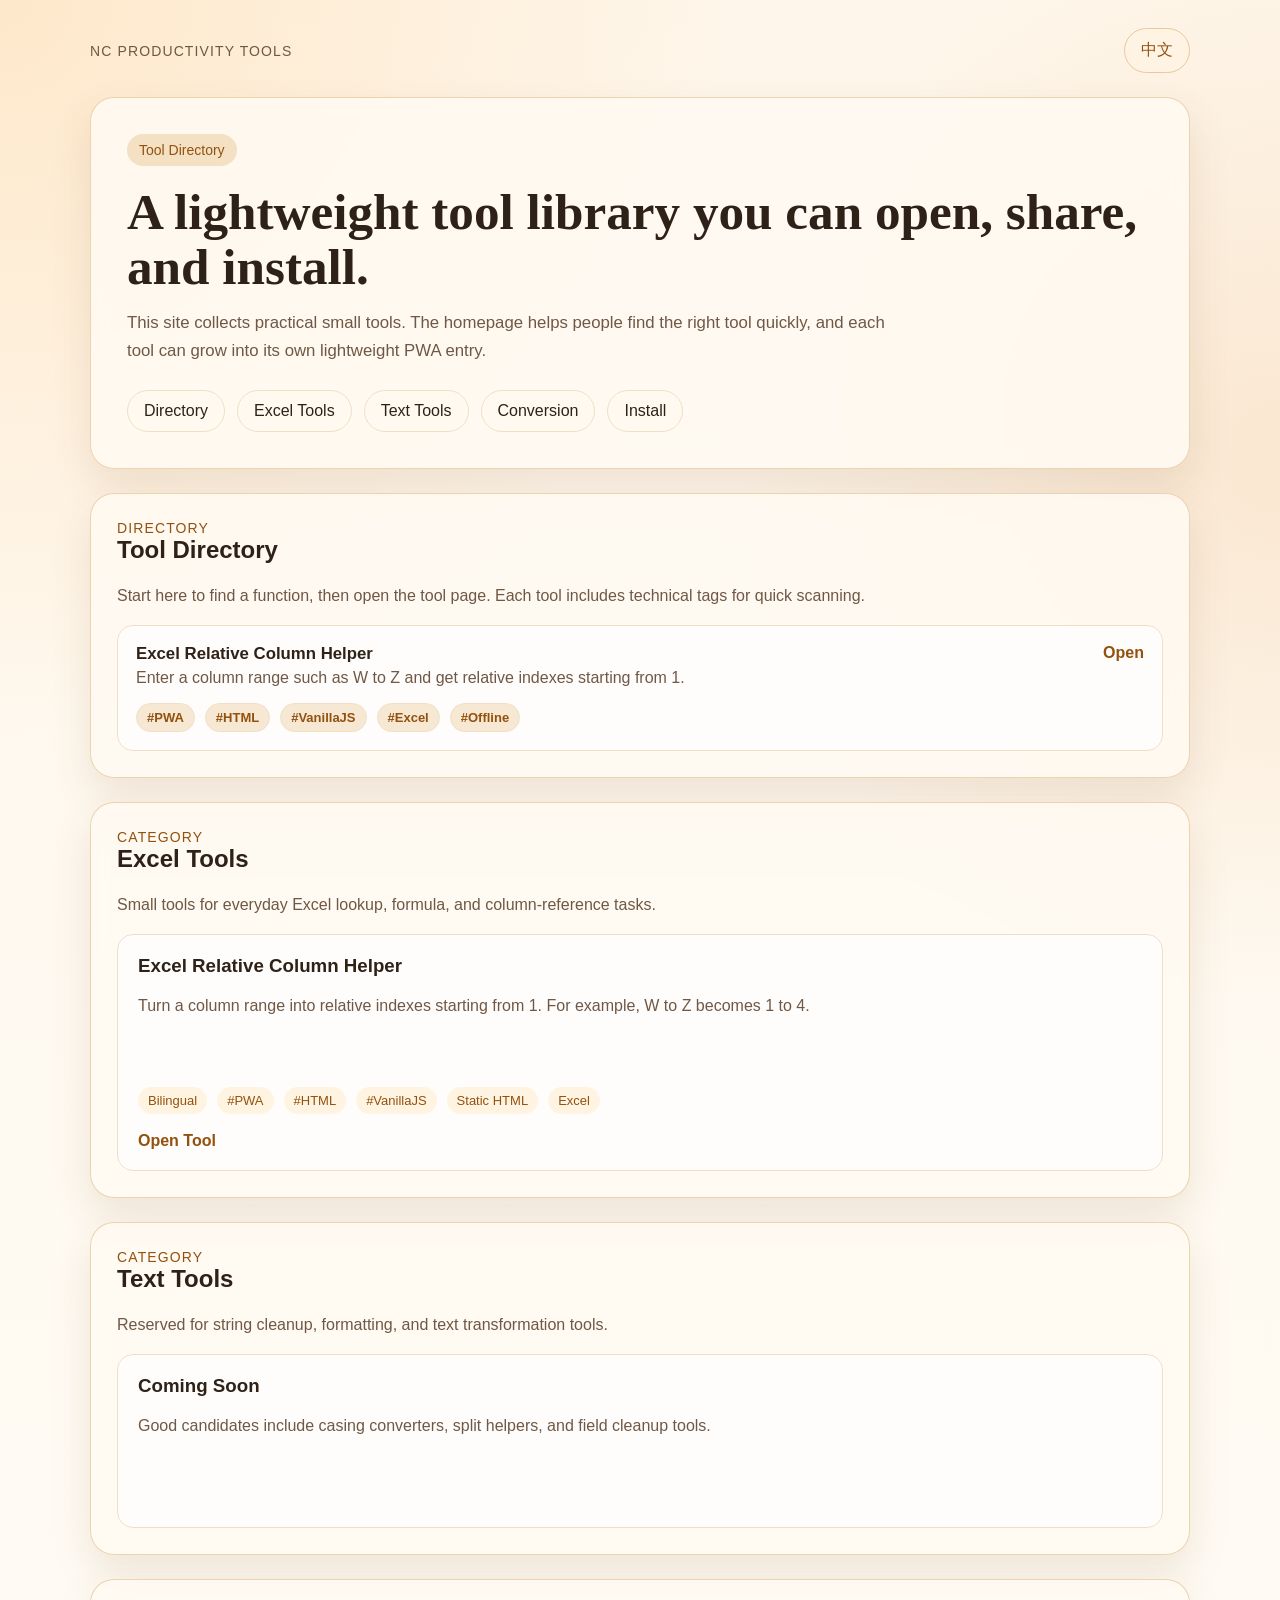
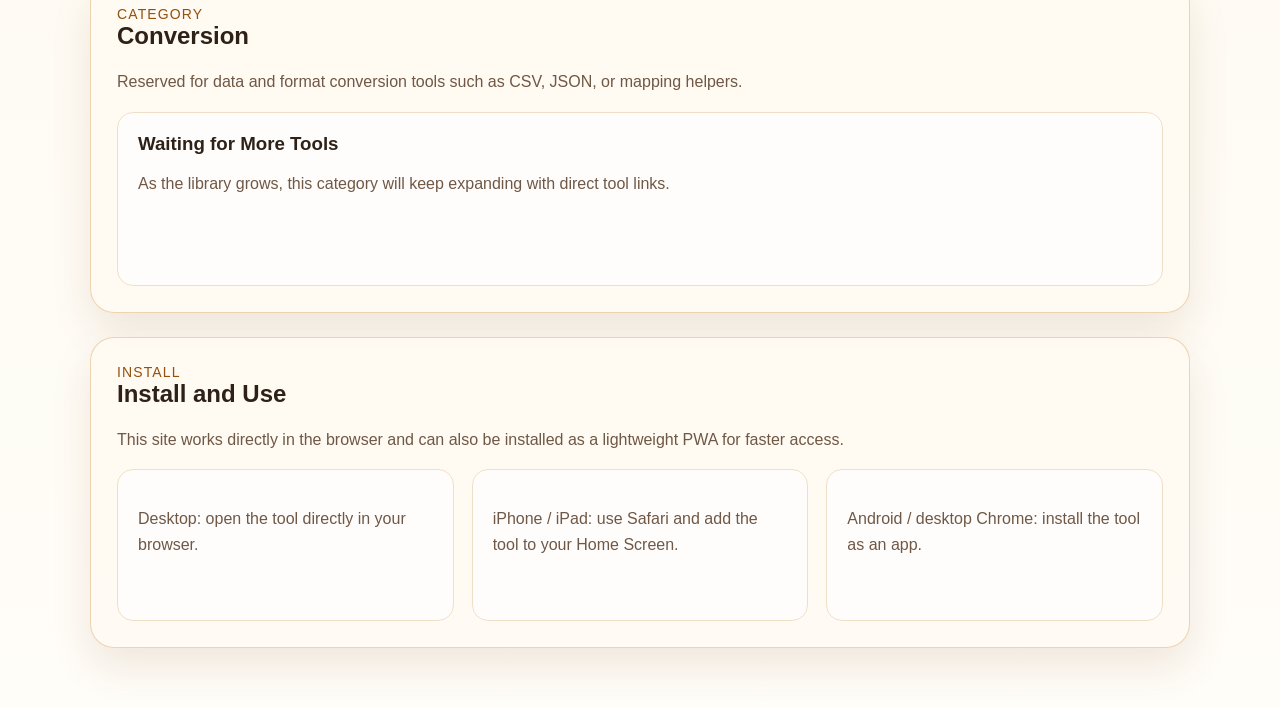
<file: index.html>
<!DOCTYPE html>
<html lang="zh-TW">
<head>
  <meta charset="UTF-8" />
  <meta name="viewport" content="width=device-width, initial-scale=1.0" />
  <title>NC 生產力工具站</title>
  <meta name="theme-color" content="#b96a1d" />
  <meta name="description" content="NC 生產力工具站，主打可用 GitHub Pages 發布的雙語小工具與可安裝 PWA 入口。" />
  <link rel="manifest" href="./manifest.webmanifest" />
  <link rel="icon" href="./assets/icons/app-icon.svg" type="image/svg+xml" />
  <link rel="stylesheet" href="./assets/css/site.css" />
</head>
<body>
  <div class="page-shell">
    <header class="topbar">
      <div class="brand" data-i18n="brand">NC 生產力工具站</div>
      <div class="topbar-actions">
        <button class="button button-primary pwa-install" type="button" data-install-pwa data-i18n="installPwa" hidden>安裝 App</button>
        <button class="button button-soft" type="button" data-language-toggle>EN</button>
      </div>
    </header>

    <section class="hero">
      <div class="eyebrow" data-i18n="eyebrow">工具入口首頁</div>
      <h1 data-i18n="heroTitle">把輕量工具整理成可安裝、可分享、可直接使用的站點。</h1>
      <p class="hero-copy" data-i18n="heroCopy">
        這裡收的是實用型小工具。首頁負責快速導讀，每個工具都能獨立開啟，也能逐步做成自己的 PWA 入口。
      </p>
      <nav class="chip-row" aria-label="Category links">
        <a class="chip-link" href="#directory" data-i18n="chipDirectory">功能目錄</a>
        <a class="chip-link" href="#excel" data-i18n="chipExcel">Excel 工具</a>
        <a class="chip-link" href="#text" data-i18n="chipText">文字工具</a>
        <a class="chip-link" href="#conversion" data-i18n="chipConversion">轉換工具</a>
        <a class="chip-link" href="#roadmap" data-i18n="chipRoadmap">安裝方式</a>
      </nav>
    </section>

    <main class="section-grid">
      <section class="panel" id="directory">
        <div class="section-head">
          <div>
            <div class="section-tag" data-i18n="directoryTag">功能目錄</div>
            <h2 data-i18n="directoryTitle">功能連結目錄</h2>
          </div>
        </div>
        <p class="section-copy" data-i18n="directoryCopy">
          先從這裡找功能，再進入各工具頁。每個工具都會附上技術標籤，方便區分用途與實作型態。
        </p>

        <div class="directory-list">
          <article class="directory-item">
            <div class="directory-topline">
              <div>
                <div class="directory-title" data-i18n="directoryTool1Title">Excel 相對欄位對照</div>
                <div class="directory-copy" data-i18n="directoryTool1Copy">輸入欄位區間，例如 W 到 Z，回傳從 1 開始的相對序號。</div>
              </div>
              <a class="directory-link" href="./tools/excel-column-helper/" data-i18n="directoryOpen">開啟</a>
            </div>
            <div class="directory-meta">
              <span class="tag-pill">#PWA</span>
              <span class="tag-pill">#HTML</span>
              <span class="tag-pill">#VanillaJS</span>
              <span class="tag-pill">#Excel</span>
              <span class="tag-pill">#Offline</span>
            </div>
          </article>
        </div>
      </section>

      <section class="panel" id="excel">
        <div class="section-head">
          <div>
            <div class="section-tag" data-i18n="excelTag">分類</div>
            <h2 data-i18n="excelTitle">Excel 工具</h2>
          </div>
        </div>
        <p class="section-copy" data-i18n="excelCopy">
          給 Excel 日常查表、公式處理與欄位換算使用的小工具。
        </p>

        <div class="tool-card-grid">
          <article class="tool-card">
            <h3 data-i18n="tool1Title">Excel 相對欄位對照</h3>
            <p class="card-copy" data-i18n="tool1Copy">
              把欄位區間轉成從 1 開始的相對序號，例如 W 到 Z 會得到 1 到 4。
            </p>
            <div class="card-meta">
              <span class="badge" data-i18n="badgeBilingual">雙語</span>
              <span class="badge">#PWA</span>
              <span class="badge">#HTML</span>
              <span class="badge">#VanillaJS</span>
              <span class="badge" data-i18n="badgeStatic">Static HTML</span>
              <span class="badge" data-i18n="badgeExcel">Excel</span>
            </div>
            <a class="tool-link" href="./tools/excel-column-helper/" data-i18n="openTool">開啟工具</a>
          </article>
        </div>
      </section>

      <section class="panel" id="text">
        <div class="section-head">
          <div>
            <div class="section-tag" data-i18n="textTag">分類</div>
            <h2 data-i18n="textTitle">文字工具</h2>
          </div>
        </div>
        <p class="section-copy" data-i18n="textCopy">
          預留給字串處理、格式整理、清理與轉換類工具。
        </p>
        <article class="placeholder-card">
          <h3 data-i18n="textPlaceholderTitle">即將新增</h3>
          <p class="card-copy" data-i18n="textPlaceholderCopy">
            之後可以放大小寫轉換、字串切分、欄位清理等工具。
          </p>
        </article>
      </section>

      <section class="panel" id="conversion">
        <div class="section-head">
          <div>
            <div class="section-tag" data-i18n="conversionTag">分類</div>
            <h2 data-i18n="conversionTitle">轉換工具</h2>
          </div>
        </div>
        <p class="section-copy" data-i18n="conversionCopy">
          預留給格式與資料轉換類工具，例如 CSV、JSON、代碼片段對照。
        </p>
        <article class="placeholder-card">
          <h3 data-i18n="conversionPlaceholderTitle">等待第二批工具</h3>
          <p class="card-copy" data-i18n="conversionPlaceholderCopy">
            當工具數量成長後，首頁會持續補齊對應分類與連結。
          </p>
        </article>
      </section>

      <section class="panel" id="roadmap">
        <div class="section-head">
          <div>
            <div class="section-tag" data-i18n="roadmapTag">安裝方式</div>
            <h2 data-i18n="roadmapTitle">安裝與使用</h2>
          </div>
        </div>
        <p class="section-copy" data-i18n="roadmapCopy">
          這個站點支援直接開啟，也支援安裝成輕量 PWA，適合桌機與手機快速進入工具。
        </p>
        <div class="tool-card-grid">
          <article class="placeholder-card">
            <p class="card-copy" data-i18n="roadmap1">桌機：直接在瀏覽器開啟使用。</p>
          </article>
          <article class="placeholder-card">
            <p class="card-copy" data-i18n="roadmap2">iPhone / iPad：使用 Safari 加到主畫面。</p>
          </article>
          <article class="placeholder-card">
            <p class="card-copy" data-i18n="roadmap3">Android / 桌面 Chrome：可直接安裝成 App。</p>
          </article>
        </div>
      </section>
    </main>
  </div>

  <script src="./assets/js/i18n.js"></script>
  <script src="./assets/js/home.js"></script>
  <script src="./assets/js/pwa.js" data-sw="./sw.js"></script>
</body>
</html>
</file>
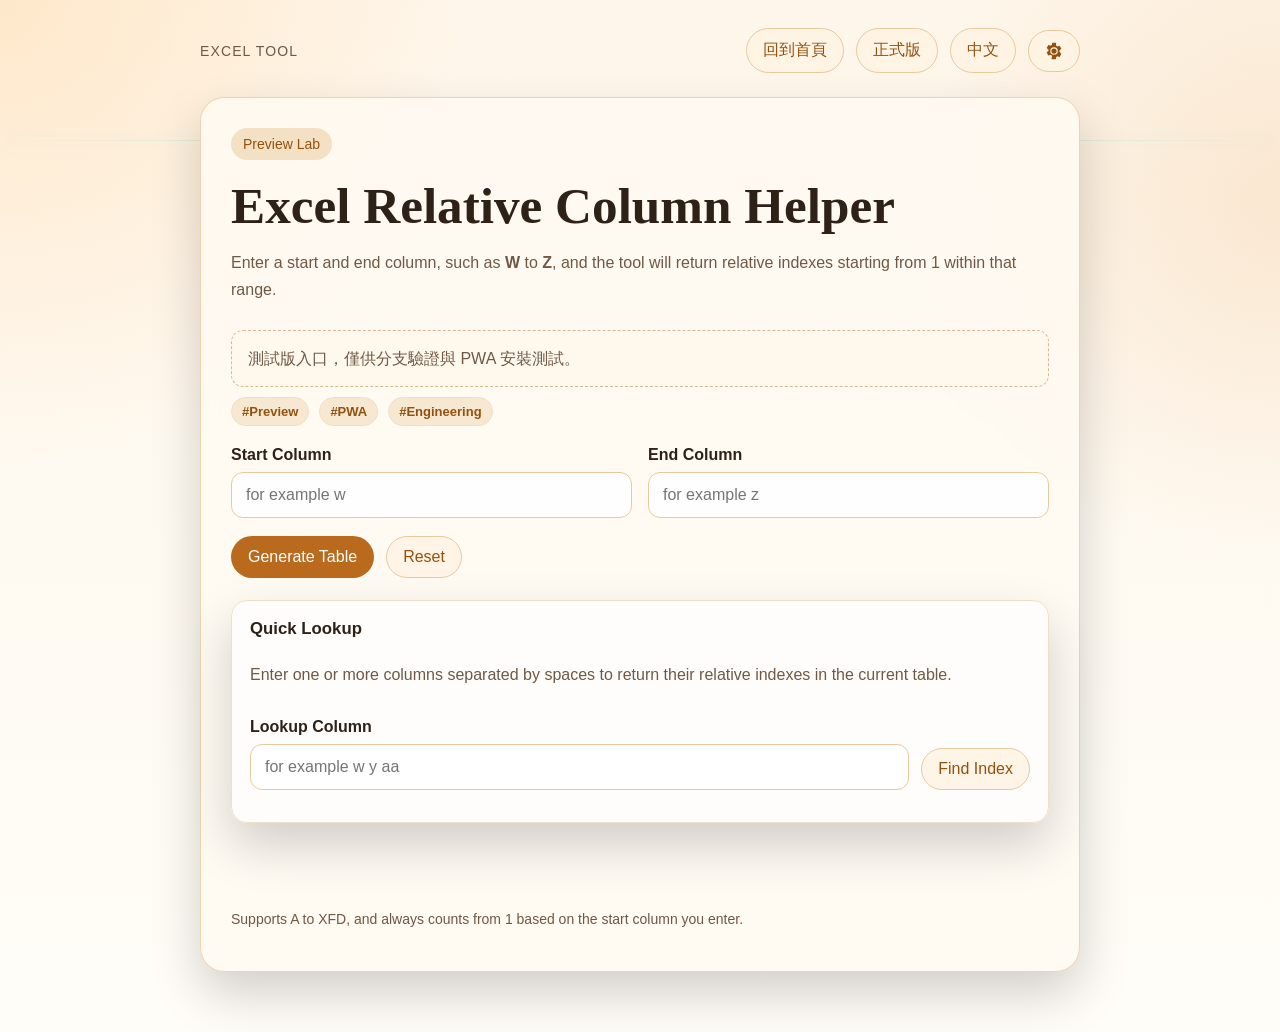
<file: preview/excel-column-helper/index.html>
<!DOCTYPE html>
<html lang="zh-TW">
<head>
  <meta charset="UTF-8" />
  <meta name="viewport" content="width=device-width, initial-scale=1.0" />
  <title>Excel 相對欄位對照 預覽版</title>
  <meta name="theme-color" content="#4bb4ff" />
  <meta name="description" content="Excel 相對欄位對照工具的預覽版 PWA，供開發與測試使用。" />
  <link rel="manifest" href="./manifest.webmanifest" />
  <link rel="icon" href="../../assets/icons/app-icon.svg" type="image/svg+xml" />
  <link rel="stylesheet" href="../../assets/css/site.css" />
</head>
<body class="preview-lab">
  <div class="page-shell tool-page">
    <header class="topbar">
      <div class="brand" data-i18n="brand">Excel 工具</div>
      <div class="topbar-actions">
        <a class="link-button button-soft" href="../../index.html">回到首頁</a>
        <a class="link-button button-soft" href="../../tools/excel-column-helper/index.html">正式版</a>
        <button class="button button-primary pwa-install" type="button" data-install-pwa data-i18n="installPwa" hidden>安裝 App</button>
        <button class="button button-soft" type="button" data-language-toggle>EN</button>
        <div class="theme-switcher" id="themeSwitcher">
          <button
            class="button button-soft theme-trigger"
            type="button"
            id="themeTrigger"
            aria-controls="themePanel"
            aria-expanded="false"
            data-i18n-aria-label="themeToggleAria"
          >
            <svg viewBox="0 0 24 24" aria-hidden="true" focusable="false">
              <path d="M12 8.5A3.5 3.5 0 1 0 12 15.5A3.5 3.5 0 1 0 12 8.5Z" fill="currentColor"></path>
              <path d="M19.43 12.98a7.9 7.9 0 0 0 .05-.98a7.9 7.9 0 0 0-.05-.98l2.11-1.65a.5.5 0 0 0 .12-.64l-2-3.46a.5.5 0 0 0-.6-.22l-2.49 1a7.28 7.28 0 0 0-1.69-.98l-.38-2.65A.5.5 0 0 0 14 1h-4a.5.5 0 0 0-.49.42l-.38 2.65a7.28 7.28 0 0 0-1.69.98l-2.49-1a.5.5 0 0 0-.6.22l-2 3.46a.5.5 0 0 0 .12.64l2.11 1.65a7.9 7.9 0 0 0-.05.98a7.9 7.9 0 0 0 .05.98l-2.11 1.65a.5.5 0 0 0-.12.64l2 3.46a.5.5 0 0 0 .6.22l2.49-1c.52.4 1.08.73 1.69.98l.38 2.65A.5.5 0 0 0 10 23h4a.5.5 0 0 0 .49-.42l.38-2.65c.61-.25 1.17-.58 1.69-.98l2.49 1a.5.5 0 0 0 .6-.22l2-3.46a.5.5 0 0 0-.12-.64ZM12 17a5 5 0 1 1 0-10a5 5 0 0 1 0 10Z" fill="currentColor"></path>
            </svg>
          </button>
          <div class="theme-panel" id="themePanel" hidden>
            <p class="theme-title" data-i18n="themeTitle">主題</p>
            <div class="theme-options">
              <button class="theme-option" type="button" data-theme-option="sunset" data-i18n="themeSunset">預設橘</button>
              <button class="theme-option" type="button" data-theme-option="ocean" data-i18n="themeOcean">海藍</button>
              <button class="theme-option" type="button" data-theme-option="meadow" data-i18n="themeMeadow">草綠</button>
              <button class="theme-option" type="button" data-theme-option="rainbow" data-i18n="themeRainbow">彩虹</button>
            </div>
          </div>
        </div>
      </div>
    </header>

    <main class="tool-section">
      <div class="eyebrow">Preview Lab</div>
      <h1 data-i18n="title">Excel 相對欄位對照</h1>
      <p class="tool-intro" data-i18n-html="intro">
        輸入起始與結束欄位，例如 <strong>W</strong> 到 <strong>Z</strong>，工具會回傳範圍內從 1 開始的相對序號。
      </p>
      <p class="limit-note">測試版入口，僅供分支驗證與 PWA 安裝測試。</p>
      <div class="tool-tag-row">
        <span class="tag-pill">#Preview</span>
        <span class="tag-pill">#PWA</span>
        <span class="tag-pill">#Engineering</span>
      </div>

      <div class="form-grid">
        <div class="field">
          <label for="start" data-i18n="startLabel">起始欄位</label>
          <input id="start" maxlength="3" autocomplete="off" data-i18n-placeholder="startPlaceholder" placeholder="例如 W" />
        </div>
        <div class="field">
          <label for="end" data-i18n="endLabel">結束欄位</label>
          <input id="end" maxlength="3" autocomplete="off" data-i18n-placeholder="endPlaceholder" placeholder="例如 Z" />
        </div>
      </div>

      <div class="tool-actions">
        <button class="button button-primary" type="button" id="generateButton" data-i18n="generate">產生對照表</button>
        <button class="button button-soft" type="button" id="resetButton" data-i18n="reset">重設</button>
      </div>

      <section class="quick-lookup" id="quickLookup" hidden>
        <div class="quick-lookup-head">
          <h2 data-i18n="quickLookupTitle">速查</h2>
          <p class="helper-text" data-i18n="quickLookupIntro">輸入一個或多個欄位，以空格分隔，直接回傳目前對照表中的相對編號。</p>
        </div>
        <div class="quick-lookup-form">
          <div class="field">
            <label for="lookup" data-i18n="quickLookupLabel">查詢欄位</label>
            <input id="lookup" maxlength="120" autocomplete="off" data-i18n-placeholder="quickLookupPlaceholder" placeholder="例如 W Y AA" />
          </div>
          <button class="button button-soft" type="button" id="lookupButton" data-i18n="quickLookupAction">速查編號</button>
        </div>
        <div class="quick-lookup-result-grid" id="quickLookupResult" aria-live="polite"></div>
      </section>

      <div class="message" id="message" aria-live="polite"></div>
      <div class="result" id="result"></div>

      <p class="footer-note" data-i18n="footnote">
        支援 A 到 XFD，結果會依你輸入的起始欄位從 1 開始計算。
      </p>
    </main>
  </div>

  <script src="../../assets/js/i18n.js"></script>
  <script src="../../tools/excel-column-helper/app.js"></script>
  <script src="../../assets/js/pwa.js" data-sw="./sw.js"></script>
</body>
</html>
</file>
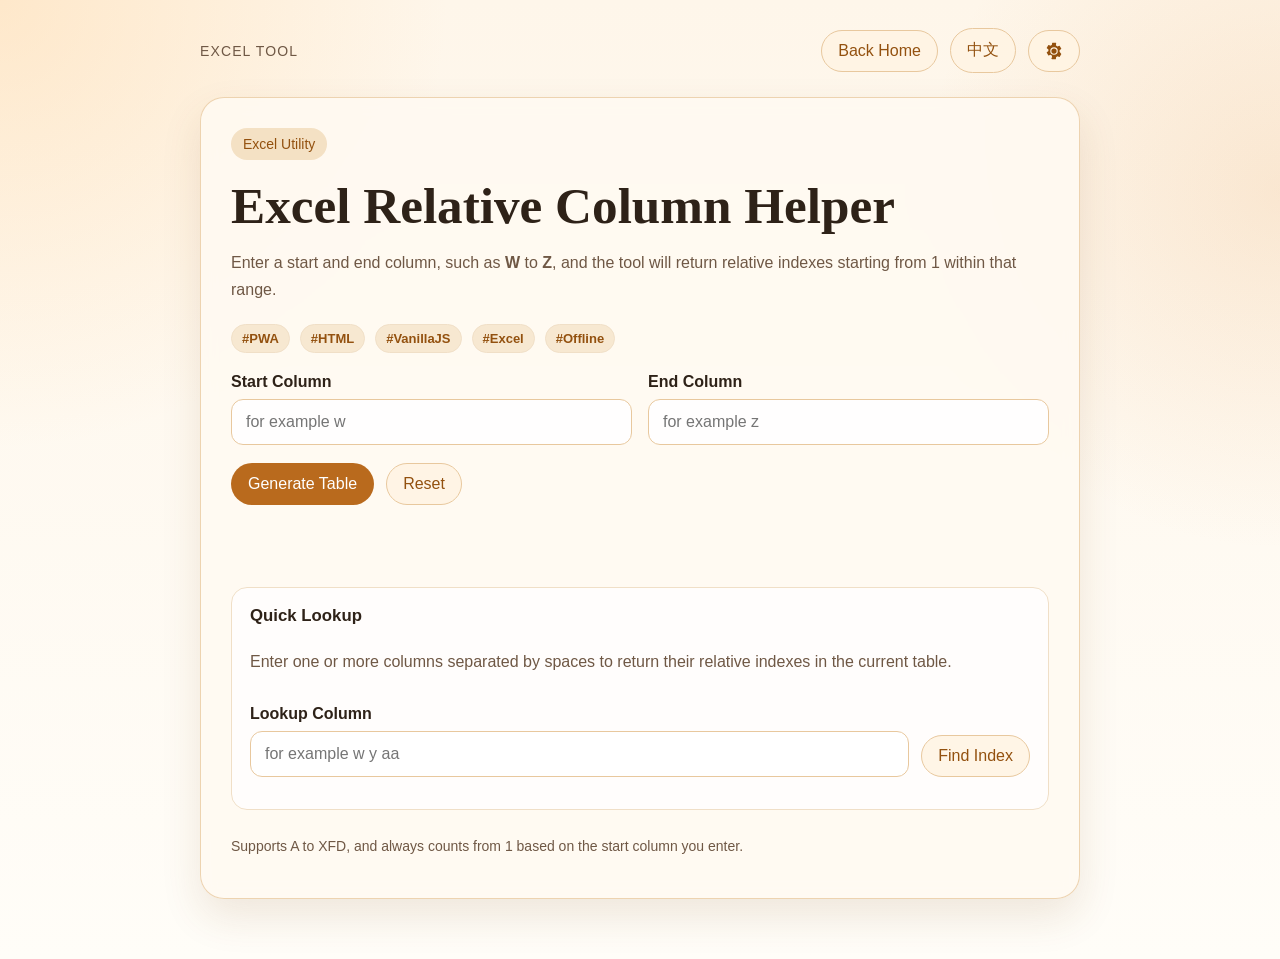
<file: tools/excel-column-helper/index.html>
<!DOCTYPE html>
<html lang="zh-TW">
<head>
  <meta charset="UTF-8" />
  <meta name="viewport" content="width=device-width, initial-scale=1.0" />
  <title>Excel 相對欄位對照</title>
  <meta name="theme-color" content="#b96a1d" />
  <meta name="description" content="Excel 相對欄位對照工具，可將欄位區間轉成從 1 開始的相對序號，並可獨立安裝成 PWA。" />
  <link rel="manifest" href="./manifest.webmanifest" />
  <link rel="icon" href="../../assets/icons/app-icon.svg" type="image/svg+xml" />
  <link rel="stylesheet" href="../../assets/css/site.css" />
</head>
<body>
  <div class="page-shell tool-page">
    <header class="topbar">
      <div class="brand" data-i18n="brand">Excel 工具</div>
      <div class="topbar-actions">
        <a class="link-button button-soft" href="../../index.html" data-i18n="backHome">回到首頁</a>
        <button class="button button-primary pwa-install" type="button" data-install-pwa data-i18n="installPwa" hidden>安裝 App</button>
        <button class="button button-soft" type="button" data-language-toggle>EN</button>
        <div class="theme-switcher" id="themeSwitcher">
          <button
            class="button button-soft theme-trigger"
            type="button"
            id="themeTrigger"
            aria-controls="themePanel"
            aria-expanded="false"
            data-i18n-aria-label="themeToggleAria"
          >
            <svg viewBox="0 0 24 24" aria-hidden="true" focusable="false">
              <path d="M12 8.5A3.5 3.5 0 1 0 12 15.5A3.5 3.5 0 1 0 12 8.5Z" fill="currentColor"></path>
              <path d="M19.43 12.98a7.9 7.9 0 0 0 .05-.98a7.9 7.9 0 0 0-.05-.98l2.11-1.65a.5.5 0 0 0 .12-.64l-2-3.46a.5.5 0 0 0-.6-.22l-2.49 1a7.28 7.28 0 0 0-1.69-.98l-.38-2.65A.5.5 0 0 0 14 1h-4a.5.5 0 0 0-.49.42l-.38 2.65a7.28 7.28 0 0 0-1.69.98l-2.49-1a.5.5 0 0 0-.6.22l-2 3.46a.5.5 0 0 0 .12.64l2.11 1.65a7.9 7.9 0 0 0-.05.98a7.9 7.9 0 0 0 .05.98l-2.11 1.65a.5.5 0 0 0-.12.64l2 3.46a.5.5 0 0 0 .6.22l2.49-1c.52.4 1.08.73 1.69.98l.38 2.65A.5.5 0 0 0 10 23h4a.5.5 0 0 0 .49-.42l.38-2.65c.61-.25 1.17-.58 1.69-.98l2.49 1a.5.5 0 0 0 .6-.22l2-3.46a.5.5 0 0 0-.12-.64ZM12 17a5 5 0 1 1 0-10a5 5 0 0 1 0 10Z" fill="currentColor"></path>
            </svg>
          </button>
          <div class="theme-panel" id="themePanel" hidden>
            <p class="theme-title" data-i18n="themeTitle">主題</p>
            <div class="theme-options">
              <button class="theme-option" type="button" data-theme-option="sunset" data-i18n="themeSunset">預設橘</button>
              <button class="theme-option" type="button" data-theme-option="ocean" data-i18n="themeOcean">海藍</button>
              <button class="theme-option" type="button" data-theme-option="meadow" data-i18n="themeMeadow">草綠</button>
              <button class="theme-option" type="button" data-theme-option="rainbow" data-i18n="themeRainbow">彩虹</button>
            </div>
          </div>
        </div>
      </div>
    </header>

    <main class="tool-section">
      <div class="eyebrow" data-i18n="eyebrow">Excel 小工具</div>
      <h1 data-i18n="title">Excel 相對欄位對照</h1>
      <p class="tool-intro" data-i18n-html="intro">
        輸入起始與結束欄位，例如 <strong>W</strong> 到 <strong>Z</strong>，工具會回傳範圍內從 1 開始的相對序號。
      </p>
      <div class="tool-tag-row">
        <span class="tag-pill">#PWA</span>
        <span class="tag-pill">#HTML</span>
        <span class="tag-pill">#VanillaJS</span>
        <span class="tag-pill">#Excel</span>
        <span class="tag-pill">#Offline</span>
      </div>

      <div class="form-grid">
        <div class="field">
          <label for="start" data-i18n="startLabel">起始欄位</label>
          <input id="start" maxlength="3" autocomplete="off" data-i18n-placeholder="startPlaceholder" placeholder="例如 W" />
        </div>
        <div class="field">
          <label for="end" data-i18n="endLabel">結束欄位</label>
          <input id="end" maxlength="3" autocomplete="off" data-i18n-placeholder="endPlaceholder" placeholder="例如 Z" />
        </div>
      </div>

      <div class="tool-actions">
        <button class="button button-primary" type="button" id="generateButton" data-i18n="generate">產生對照表</button>
        <button class="button button-soft" type="button" id="resetButton" data-i18n="reset">重設</button>
      </div>

      <div class="message" id="message" aria-live="polite"></div>
      <div class="result" id="result"></div>

      <section class="quick-lookup" id="quickLookup" hidden>
        <div class="quick-lookup-head">
          <h2 data-i18n="quickLookupTitle">速查</h2>
          <p class="helper-text" data-i18n="quickLookupIntro">輸入單一欄位，直接回傳目前對照表中的相對編號；若不在範圍內，會顯示不在範圍內。</p>
        </div>
        <div class="quick-lookup-form">
          <div class="field">
            <label for="lookup" data-i18n="quickLookupLabel">查詢欄位</label>
            <input id="lookup" maxlength="3" autocomplete="off" data-i18n-placeholder="quickLookupPlaceholder" placeholder="例如 Y" />
          </div>
          <button class="button button-soft" type="button" id="lookupButton" data-i18n="quickLookupAction">速查編號</button>
        </div>
        <div class="quick-lookup-result" id="quickLookupResult" aria-live="polite"></div>
      </section>

      <p class="footer-note" data-i18n="footnote">
        支援 A 到 XFD，結果會依你輸入的起始欄位從 1 開始計算。
      </p>
    </main>
  </div>

  <script src="../../assets/js/i18n.js"></script>
  <script src="./app.js"></script>
  <script src="../../assets/js/pwa.js" data-sw="./sw.js"></script>
</body>
</html>
</file>
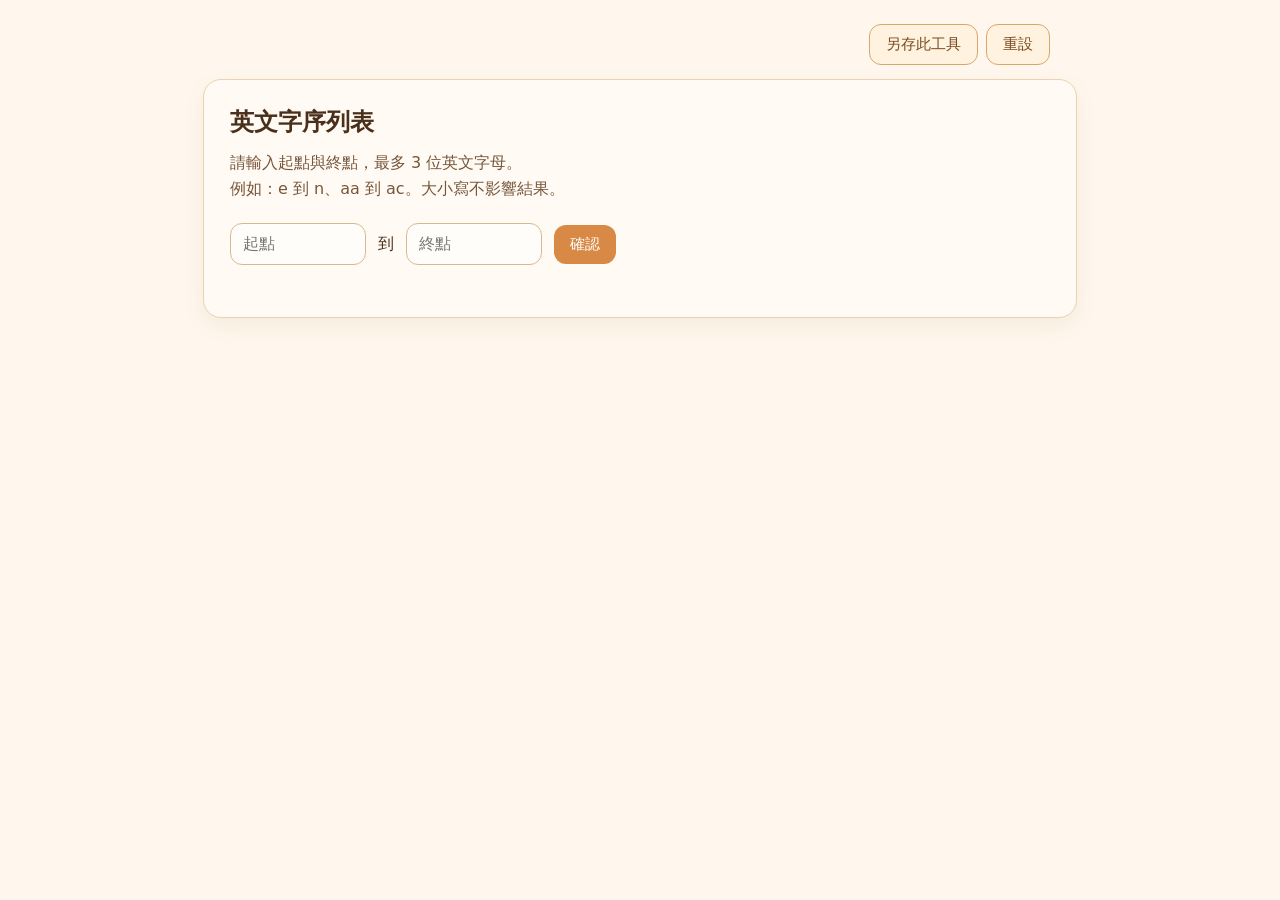
<file: JS/EXCEL欄位計算輔助器/欄位計算器.html>
<!DOCTYPE html>
<html lang="zh-Hant">
<head>
  <meta charset="UTF-8" />
  <meta name="viewport" content="width=device-width, initial-scale=1.0" />
  <title>英文字序列表</title>

  <style>
    body {
      margin: 0;
      font-family: system-ui, -apple-system, "Noto Sans TC", sans-serif;
      background: #fff7ed;
      color: #4a2f1b;
    }

    .bar {
      max-width: 820px;
      margin: 24px auto 0;
      padding: 0 18px;
      display: flex;
      justify-content: flex-end;
      gap: 8px;
    }

    button {
      border: none;
      background: #d88945;
      color: #fff;
      padding: 10px 16px;
      border-radius: 12px;
      cursor: pointer;
      font-size: 15px;
    }

    button:hover {
      background: #c97834;
    }

    .soft-btn {
      border: 1px solid #d9a76c;
      background: #fff3df;
      color: #7a4a20;
    }

    .wrap {
      max-width: 820px;
      margin: 14px auto 40px;
      padding: 26px;
      background: #fffaf3;
      border: 1px solid #ead2b2;
      border-radius: 18px;
      box-shadow: 0 8px 22px rgba(120, 72, 20, 0.07);
    }

    h1 {
      margin: 0 0 12px;
      font-size: 24px;
    }

    .hint {
      color: #76563a;
      line-height: 1.6;
      margin-bottom: 22px;
    }

    .form {
      display: flex;
      gap: 12px;
      flex-wrap: wrap;
      align-items: center;
    }

    input {
      width: 110px;
      padding: 11px 12px;
      border: 1px solid #d8b88f;
      border-radius: 12px;
      background: #fffdf9;
      font-size: 16px;
      text-transform: lowercase;
    }

    input:focus {
      outline: 2px solid #f0c99c;
      border-color: #d88945;
    }

    .msg {
      margin-top: 18px;
      color: #9a4b2f;
    }

    .result {
      margin-top: 26px;
      display: grid;
      gap: 16px;
    }

    .block {
      display: grid;
      gap: 7px;
      padding-bottom: 12px;
      border-bottom: 1px solid #efd8b8;
    }

    .row {
      display: grid;
      grid-template-columns: repeat(10, minmax(42px, 1fr));
      gap: 7px;
    }

    .cell {
      text-align: center;
      padding: 8px 4px;
      background: #fff0da;
      border: 1px solid #f0c99c;
      border-radius: 9px;
      word-break: break-word;
    }

    .num {
      background: #fff;
      color: #8b5a2b;
    }

    @media (max-width: 560px) {
      .bar {
        margin-top: 14px;
        padding: 0 12px;
      }

      .wrap {
        margin: 12px 12px 30px;
        padding: 18px;
      }

      .row {
        grid-template-columns: repeat(5, minmax(46px, 1fr));
      }

      button {
        padding: 9px 12px;
      }
    }
  </style>
</head>

<body>
  <div class="bar">
    <button class="soft-btn" onclick="saveThisTool()">另存此工具</button>
    <button class="soft-btn" onclick="resetAll()">重設</button>
  </div>

  <main class="wrap">
    <h1>英文字序列表</h1>

    <div class="hint">
      請輸入起點與終點，最多 3 位英文字母。<br />
      例如：e 到 n、aa 到 ac。大小寫不影響結果。
    </div>

    <div class="form">
      <input id="start" maxlength="3" placeholder="起點" />
      <span>到</span>
      <input id="end" maxlength="3" placeholder="終點" />
      <button onclick="makeTable()">確認</button>
    </div>

    <div id="message" class="msg"></div>
    <div id="result" class="result"></div>
  </main>

  <script>
    /*
      README / 維護說明

      這是一個單檔 HTML 小工具，不需要後端、不需要框架。
      主要用途是把英文字母區間轉成類似 Excel 欄位的序列表。

      使用方式：
      - 輸入起點與終點，例如 e 到 n、aa 到 ac。
      - 按下「確認」後會產生字母列與數字列。
      - 每組最多顯示 10 個，避免電腦畫面橫向太長。
      - 手機寬度較小時，CSS 會自動改成每列 5 個，避免爆版。
      - 大小寫視為相同，結果統一顯示小寫。
      - 最大值限制為 xfd，對應 Excel 欄位上限。
      - 若輸入倒序，例如 n 到 e，只會提示，不反向產生。

      離線使用：
      - 本檔案本身就是離線版。
      - 可以存成 index.html，直接用瀏覽器打開。
      - 「另存此工具」會把目前頁面重新下載成一份 HTML。
      - iPhone 可能會用「檔案」App 管理 HTML，行為略看心情。
        這不是你的錯，是蘋果把普通檔案操作做得像神諭。
    */

    const MAX_VALUE = lettersToNumber("xfd");

    function lettersToNumber(str) {
      str = str.toLowerCase();
      let num = 0;

      // Excel 欄位邏輯：
      // a = 1, z = 26, aa = 27, ab = 28
      for (let i = 0; i < str.length; i++) {
        num = num * 26 + (str.charCodeAt(i) - 96);
      }

      return num;
    }

    function numberToLetters(num) {
      let str = "";

      // 將數字轉回 Excel 欄位格式
      while (num > 0) {
        num--;
        str = String.fromCharCode((num % 26) + 97) + str;
        num = Math.floor(num / 26);
      }

      return str;
    }

    function isValidLetters(str) {
      return /^[a-zA-Z]{1,3}$/.test(str);
    }

    function makeTable() {
      const startInput = document.getElementById("start").value.trim();
      const endInput = document.getElementById("end").value.trim();
      const result = document.getElementById("result");
      const message = document.getElementById("message");

      result.innerHTML = "";
      message.textContent = "";

      if (!isValidLetters(startInput) || !isValidLetters(endInput)) {
        message.textContent = "請輸入 1 到 3 位英文字母。";
        return;
      }

      const start = lettersToNumber(startInput);
      const end = lettersToNumber(endInput);

      if (start > MAX_VALUE || end > MAX_VALUE) {
        message.textContent = "最大只能到 xfd。";
        return;
      }

      if (start > end) {
        message.textContent =
          `${startInput.toLowerCase()} 到 ${endInput.toLowerCase()} 是倒序，請調整順序。`;
        return;
      }

      const letters = [];

      for (let i = start; i <= end; i++) {
        letters.push(numberToLetters(i));
      }

      for (let i = 0; i < letters.length; i += 10) {
        const group = letters.slice(i, i + 10);

        const block = document.createElement("div");
        block.className = "block";

        const letterRow = document.createElement("div");
        letterRow.className = "row";

        const numberRow = document.createElement("div");
        numberRow.className = "row";

        group.forEach((letter, index) => {
          const letterCell = document.createElement("div");
          letterCell.className = "cell";
          letterCell.textContent = letter;

          const numberCell = document.createElement("div");
          numberCell.className = "cell num";
          numberCell.textContent = i + index + 1;

          letterRow.appendChild(letterCell);
          numberRow.appendChild(numberCell);
        });

        block.appendChild(letterRow);
        block.appendChild(numberRow);
        result.appendChild(block);
      }
    }

    function resetAll() {
      document.getElementById("start").value = "";
      document.getElementById("end").value = "";
      document.getElementById("result").innerHTML = "";
      document.getElementById("message").textContent = "";
    }

    function saveThisTool() {
      const html = "<!DOCTYPE html>\n" + document.documentElement.outerHTML;

      const blob = new Blob([html], {
        type: "text/html;charset=utf-8"
      });

      const url = URL.createObjectURL(blob);
      const link = document.createElement("a");

      link.href = url;
      link.download = "英文字序列表.html";
      document.body.appendChild(link);
      link.click();
      document.body.removeChild(link);

      URL.revokeObjectURL(url);
    }

    document.getElementById("start").addEventListener("keydown", handleEnter);
    document.getElementById("end").addEventListener("keydown", handleEnter);

    function handleEnter(event) {
      if (event.key === "Enter") {
        makeTable();
      }
    }
  </script>
</body>
</html>
</file>
<file: assets/css/site.css>
:root {
  --bg-top: #fef6ea;
  --bg-bottom: #fffdf8;
  --bg-glow-a: rgba(255, 207, 147, 0.36);
  --bg-glow-b: rgba(230, 156, 82, 0.18);
  --surface: rgba(255, 250, 242, 0.88);
  --surface-strong: #fff8ef;
  --border: #e8c89e;
  --border-soft: #f0dfc7;
  --surface-border: rgba(232, 200, 158, 0.78);
  --text: #2e2218;
  --muted: #6f5845;
  --accent: #b96a1d;
  --accent-strong: #93510f;
  --accent-soft: #f4e1c4;
  --button-soft-bg: rgba(255, 244, 228, 0.9);
  --card-bg: rgba(255, 255, 255, 0.74);
  --result-block-bg: rgba(255, 251, 246, 0.86);
  --result-cell-bg: #fff0d9;
  --result-cell-border: #f0d6b0;
  --result-cell-num-bg: #fffdf8;
  --message: #a1451b;
  --focus-ring: rgba(185, 106, 29, 0.22);
  --shadow: 0 18px 40px rgba(124, 77, 28, 0.12);
  --radius-lg: 24px;
  --radius-md: 16px;
  --radius-sm: 12px;
  --content-width: 1100px;
  --tool-width: 880px;
  --font-ui: "Segoe UI", "Noto Sans TC", "PingFang TC", sans-serif;
  --font-display: Georgia, "Noto Serif TC", serif;
}

body[data-theme="ocean"] {
  --bg-top: #edf8fd;
  --bg-bottom: #f8fdff;
  --bg-glow-a: rgba(110, 203, 235, 0.28);
  --bg-glow-b: rgba(28, 111, 153, 0.18);
  --surface: rgba(245, 252, 255, 0.88);
  --surface-strong: #effaff;
  --border: #8fc9df;
  --border-soft: #cbe5ef;
  --surface-border: rgba(143, 201, 223, 0.8);
  --muted: #4d6670;
  --accent: #1f7ea8;
  --accent-strong: #145e80;
  --accent-soft: #d9eff8;
  --button-soft-bg: rgba(234, 248, 255, 0.92);
  --card-bg: rgba(255, 255, 255, 0.78);
  --result-block-bg: rgba(242, 251, 255, 0.92);
  --result-cell-bg: #e5f5fd;
  --result-cell-border: #b8dcec;
  --result-cell-num-bg: #ffffff;
  --message: #186887;
  --focus-ring: rgba(31, 126, 168, 0.22);
  --shadow: 0 18px 42px rgba(31, 103, 138, 0.12);
}

body[data-theme="meadow"] {
  --bg-top: #f3faef;
  --bg-bottom: #fbfef9;
  --bg-glow-a: rgba(148, 213, 121, 0.28);
  --bg-glow-b: rgba(70, 144, 72, 0.16);
  --surface: rgba(249, 255, 245, 0.88);
  --surface-strong: #f5fff1;
  --border: #b6d6a9;
  --border-soft: #d9ead0;
  --surface-border: rgba(182, 214, 169, 0.8);
  --muted: #55704a;
  --accent: #4f8a3c;
  --accent-strong: #3d6f2d;
  --accent-soft: #e0f0d7;
  --button-soft-bg: rgba(242, 252, 236, 0.92);
  --card-bg: rgba(255, 255, 255, 0.78);
  --result-block-bg: rgba(246, 255, 242, 0.92);
  --result-cell-bg: #ecf8e6;
  --result-cell-border: #c8e0ba;
  --result-cell-num-bg: #ffffff;
  --message: #487739;
  --focus-ring: rgba(79, 138, 60, 0.22);
  --shadow: 0 18px 42px rgba(74, 125, 58, 0.12);
}

body[data-theme="rainbow"] {
  --bg-top: #fff6f8;
  --bg-bottom: #fffef9;
  --bg-glow-a: rgba(255, 147, 167, 0.24);
  --bg-glow-b: rgba(134, 163, 255, 0.18);
  --surface: rgba(255, 251, 253, 0.88);
  --surface-strong: #fffaff;
  --border: #e8c4d7;
  --border-soft: #efdce6;
  --surface-border: rgba(232, 196, 215, 0.82);
  --muted: #765764;
  --accent: #d94b4b;
  --accent-strong: #b63f71;
  --accent-soft: #ffe0e7;
  --button-soft-bg: rgba(255, 245, 248, 0.92);
  --card-bg: rgba(255, 255, 255, 0.8);
  --result-block-bg: rgba(255, 251, 253, 0.92);
  --result-cell-bg: #fff3f6;
  --result-cell-border: #f2ccd6;
  --result-cell-num-bg: #ffffff;
  --message: #bf4a66;
  --focus-ring: rgba(217, 75, 75, 0.22);
  --shadow: 0 20px 44px rgba(180, 84, 127, 0.14);
}

* {
  box-sizing: border-box;
}

html {
  scroll-behavior: smooth;
}

body {
  margin: 0;
  min-height: 100vh;
  font-family: var(--font-ui);
  color: var(--text);
  background:
    radial-gradient(circle at top left, var(--bg-glow-a), transparent 28%),
    radial-gradient(circle at right 20%, var(--bg-glow-b), transparent 24%),
    linear-gradient(180deg, var(--bg-top), var(--bg-bottom));
}

body.preview-lab {
  position: relative;
  background-image:
    radial-gradient(circle at top left, var(--bg-glow-a), transparent 28%),
    radial-gradient(circle at right 20%, var(--bg-glow-b), transparent 24%),
    linear-gradient(180deg, var(--bg-top), var(--bg-bottom));
}

body.preview-lab::before {
  content: "";
  position: fixed;
  left: 0;
  right: 0;
  top: 140px;
  height: 1px;
  background: linear-gradient(90deg, transparent, rgba(123, 226, 203, 0.75), transparent);
  box-shadow: 0 0 18px rgba(75, 180, 255, 0.24);
  pointer-events: none;
  z-index: 0;
}

body.preview-lab .page-shell {
  position: relative;
  z-index: 1;
}

body.preview-lab .tool-section,
body.preview-lab .theme-panel,
body.preview-lab .quick-lookup,
body.preview-lab .result-block {
  box-shadow: 0 22px 50px rgba(0, 0, 0, 0.18);
}

a {
  color: inherit;
  text-decoration: none;
}

button,
input {
  font: inherit;
}

.page-shell {
  width: min(calc(100% - 32px), var(--content-width));
  margin: 0 auto;
  padding: 28px 0 60px;
}

.page-shell.tool-page {
  width: min(calc(100% - 32px), var(--tool-width));
}

.topbar {
  display: flex;
  justify-content: space-between;
  align-items: center;
  gap: 16px;
  margin-bottom: 24px;
}

.brand {
  font-size: 14px;
  letter-spacing: 0.08em;
  text-transform: uppercase;
  color: var(--muted);
}

.topbar-actions {
  display: flex;
  gap: 12px;
  flex-wrap: wrap;
  align-items: center;
}

.theme-switcher {
  position: relative;
}

.theme-trigger {
  min-width: 46px;
  padding-inline: 0;
}

.theme-trigger svg {
  width: 18px;
  height: 18px;
  transition: transform 0.24s ease;
}

.theme-switcher[data-open="true"] .theme-trigger svg {
  transform: rotate(32deg);
}

.theme-panel {
  position: absolute;
  top: calc(100% + 10px);
  right: 0;
  z-index: 10;
  width: min(300px, calc(100vw - 32px));
  padding: 14px;
  border-radius: 18px;
  border: 1px solid var(--surface-border);
  background: var(--surface-strong);
  box-shadow: var(--shadow);
}

.theme-title {
  margin: 0 0 10px;
  font-size: 13px;
  letter-spacing: 0.08em;
  text-transform: uppercase;
  color: var(--muted);
}

.theme-options {
  display: flex;
  flex-wrap: wrap;
  gap: 10px;
}

.theme-option {
  border: 1px solid var(--border);
  background: #fff;
  color: var(--accent-strong);
  border-radius: 999px;
  padding: 9px 14px;
  cursor: pointer;
  transition: transform 0.18s ease, border-color 0.18s ease, background-color 0.18s ease;
}

.theme-option:hover {
  transform: translateY(-1px);
}

.theme-option.is-active {
  background: var(--accent-soft);
  border-color: var(--accent);
  color: var(--accent-strong);
  box-shadow: inset 0 0 0 1px rgba(255, 255, 255, 0.45);
}

.pwa-install[hidden] {
  display: none;
}

.button,
.link-button {
  display: inline-flex;
  align-items: center;
  justify-content: center;
  gap: 8px;
  border: 1px solid transparent;
  border-radius: 999px;
  padding: 11px 16px;
  cursor: pointer;
  transition: transform 0.18s ease, background-color 0.18s ease, border-color 0.18s ease;
}

.button:hover,
.link-button:hover {
  transform: translateY(-1px);
}

.button-primary {
  background: var(--accent);
  color: #fff;
}

.button-primary:hover {
  background: var(--accent-strong);
}

.button-soft {
  background: var(--button-soft-bg);
  border-color: var(--border);
  color: var(--accent-strong);
}

.hero,
.panel,
.tool-section {
  background: var(--surface);
  border: 1px solid var(--surface-border);
  border-radius: var(--radius-lg);
  box-shadow: var(--shadow);
  backdrop-filter: blur(8px);
}

.hero {
  padding: 36px;
  margin-bottom: 24px;
}

.eyebrow {
  display: inline-flex;
  align-items: center;
  gap: 8px;
  padding: 8px 12px;
  border-radius: 999px;
  background: var(--accent-soft);
  color: var(--accent-strong);
  font-size: 14px;
}

h1,
h2,
h3 {
  margin: 0;
}

.hero h1,
.tool-section h1 {
  margin-top: 18px;
  font-family: var(--font-display);
  font-size: clamp(2rem, 4vw, 3.5rem);
  line-height: 1.08;
}

.hero-copy,
.section-copy,
.tool-intro,
.helper-text {
  color: var(--muted);
  line-height: 1.7;
}

.hero-copy {
  max-width: 760px;
  margin-top: 14px;
  font-size: 1.05rem;
}

.chip-row {
  display: flex;
  flex-wrap: wrap;
  gap: 12px;
  margin-top: 24px;
}

.chip-link {
  padding: 11px 16px;
  border-radius: 999px;
  background: rgba(255, 250, 240, 0.9);
  border: 1px solid var(--border-soft);
}

.section-grid {
  display: grid;
  gap: 24px;
}

.directory-list {
  display: grid;
  gap: 14px;
}

.directory-item {
  display: grid;
  gap: 12px;
  padding: 18px;
  border-radius: var(--radius-md);
  border: 1px solid var(--border-soft);
  background: var(--card-bg);
}

.directory-topline {
  display: flex;
  justify-content: space-between;
  gap: 12px;
  align-items: flex-start;
  flex-wrap: wrap;
}

.directory-title {
  font-size: 1.05rem;
  font-weight: 700;
}

.directory-link {
  color: var(--accent-strong);
  font-weight: 700;
}

.directory-copy {
  color: var(--muted);
  line-height: 1.7;
}

.directory-meta {
  display: flex;
  gap: 10px;
  flex-wrap: wrap;
}

.tag-pill {
  padding: 6px 10px;
  border-radius: 999px;
  background: rgba(244, 225, 196, 0.72);
  border: 1px solid var(--border-soft);
  color: var(--accent-strong);
  font-size: 13px;
  font-weight: 600;
}

.limit-note {
  padding: 14px 16px;
  border-radius: var(--radius-sm);
  border: 1px dashed #d8b88f;
  background: rgba(255, 248, 237, 0.86);
  color: var(--muted);
  line-height: 1.7;
}

.panel {
  padding: 26px;
}

.section-head {
  display: flex;
  justify-content: space-between;
  align-items: flex-start;
  gap: 16px;
  margin-bottom: 18px;
}

.section-tag {
  color: var(--accent-strong);
  font-size: 14px;
  text-transform: uppercase;
  letter-spacing: 0.08em;
}

.tool-card-grid {
  display: grid;
  grid-template-columns: repeat(auto-fit, minmax(240px, 1fr));
  gap: 18px;
}

.tool-card,
.placeholder-card {
  border-radius: var(--radius-md);
  border: 1px solid var(--border-soft);
  padding: 20px;
  background: var(--card-bg);
}

.tool-card h3,
.placeholder-card h3 {
  margin-bottom: 12px;
}

.card-copy {
  color: var(--muted);
  line-height: 1.65;
  min-height: 78px;
}

.card-meta {
  display: flex;
  gap: 10px;
  flex-wrap: wrap;
  margin: 16px 0 18px;
}

.badge {
  padding: 6px 10px;
  border-radius: 999px;
  background: #fff4e2;
  color: var(--accent-strong);
  font-size: 13px;
}

.tool-link {
  color: var(--accent-strong);
  font-weight: 600;
}

.tool-section {
  padding: 30px;
}

.tool-toolbar {
  display: flex;
  justify-content: space-between;
  align-items: center;
  gap: 12px;
  flex-wrap: wrap;
  margin-bottom: 20px;
}

.tool-intro {
  margin: 16px 0 26px;
}

.tool-tag-row {
  display: flex;
  gap: 10px;
  flex-wrap: wrap;
  margin: -6px 0 20px;
}

.form-grid {
  display: grid;
  grid-template-columns: repeat(2, minmax(0, 1fr));
  gap: 16px;
  margin-bottom: 18px;
}

.field {
  display: grid;
  gap: 8px;
}

.field label {
  font-weight: 600;
}

.field input {
  width: 100%;
  padding: 13px 14px;
  border-radius: var(--radius-sm);
  border: 1px solid var(--border);
  background: rgba(255, 255, 255, 0.92);
  text-transform: lowercase;
}

.field input:focus {
  outline: 2px solid var(--focus-ring);
  border-color: var(--accent);
}

.tool-actions {
  display: flex;
  gap: 12px;
  flex-wrap: wrap;
}

.message {
  min-height: 24px;
  margin-top: 16px;
  color: var(--message);
  font-weight: 600;
}

.result {
  display: grid;
  gap: 16px;
  margin-top: 20px;
}

.quick-lookup {
  display: grid;
  gap: 14px;
  margin-top: 22px;
  padding: 18px;
  border-radius: var(--radius-md);
  border: 1px solid var(--border-soft);
  background: var(--card-bg);
}

.quick-lookup-head {
  display: grid;
  gap: 6px;
}

.quick-lookup-head h2 {
  font-size: 1.05rem;
}

.quick-lookup-form {
  display: grid;
  grid-template-columns: minmax(0, 1fr) auto;
  gap: 12px;
  align-items: end;
}

.quick-lookup-result-grid {
  display: grid;
  grid-template-columns: repeat(auto-fit, minmax(130px, 1fr));
  gap: 10px;
}

.quick-lookup-card {
  display: grid;
  gap: 6px;
  padding: 14px 12px;
  border-radius: var(--radius-sm);
  border: 1px solid var(--border-soft);
  background: rgba(255, 255, 255, 0.7);
}

.quick-lookup-card[data-state="hit"] {
  border-color: var(--accent);
  background: linear-gradient(180deg, rgba(255, 255, 255, 0.86), rgba(255, 250, 244, 0.76));
}

.quick-lookup-card[data-state="miss"] {
  border-style: dashed;
}

.quick-lookup-card-label {
  font-size: 0.84rem;
  letter-spacing: 0.08em;
  text-transform: uppercase;
  color: var(--muted);
}

.quick-lookup-card-value {
  color: var(--accent-strong);
  font-size: clamp(0.95rem, 2.5vw, 1.2rem);
  font-weight: 700;
  line-height: 1.3;
}

.quick-lookup-card[data-state="miss"] .quick-lookup-card-value {
  color: var(--message);
}

.result-block {
  display: grid;
  gap: 10px;
  padding: 16px;
  border-radius: var(--radius-md);
  border: 1px solid var(--border-soft);
  background: var(--result-block-bg);
}

.result-row {
  display: grid;
  grid-template-columns: repeat(var(--result-columns, 10), minmax(0, 1fr));
  gap: 8px;
}

.cell {
  padding: 10px 6px;
  border-radius: 10px;
  text-align: center;
  border: 1px solid var(--result-cell-border);
  background: var(--result-cell-bg);
}

.cell.num {
  background: var(--result-cell-num-bg);
  color: var(--accent-strong);
}

body[data-theme="rainbow"] .result-block {
  border-width: 1px;
}

body[data-theme="rainbow"] .result-block:nth-child(6n + 1) {
  background: linear-gradient(180deg, rgba(255, 232, 232, 0.98), rgba(255, 249, 247, 0.94));
  border-color: rgba(220, 88, 88, 0.32);
}

body[data-theme="rainbow"] .result-block:nth-child(6n + 1) .cell {
  background: #ffe3e3;
  border-color: #f2b9b9;
}

body[data-theme="rainbow"] .result-block:nth-child(6n + 1) .cell.num {
  background: #fffafb;
  color: #ba4343;
}

body[data-theme="rainbow"] .result-block:nth-child(6n + 2) {
  background: linear-gradient(180deg, rgba(255, 239, 224, 0.98), rgba(255, 251, 246, 0.94));
  border-color: rgba(225, 142, 65, 0.32);
}

body[data-theme="rainbow"] .result-block:nth-child(6n + 2) .cell {
  background: #ffe9d5;
  border-color: #f1c99f;
}

body[data-theme="rainbow"] .result-block:nth-child(6n + 2) .cell.num {
  background: #fffaf7;
  color: #b96a1d;
}

body[data-theme="rainbow"] .result-block:nth-child(6n + 3) {
  background: linear-gradient(180deg, rgba(255, 248, 212, 0.98), rgba(255, 253, 243, 0.94));
  border-color: rgba(211, 169, 39, 0.32);
}

body[data-theme="rainbow"] .result-block:nth-child(6n + 3) .cell {
  background: #fff2bf;
  border-color: #edd78a;
}

body[data-theme="rainbow"] .result-block:nth-child(6n + 3) .cell.num {
  background: #fffdf5;
  color: #a17e19;
}

body[data-theme="rainbow"] .result-block:nth-child(6n + 4) {
  background: linear-gradient(180deg, rgba(229, 247, 219, 0.98), rgba(248, 254, 243, 0.94));
  border-color: rgba(88, 161, 74, 0.32);
}

body[data-theme="rainbow"] .result-block:nth-child(6n + 4) .cell {
  background: #e3f4d8;
  border-color: #bad9a9;
}

body[data-theme="rainbow"] .result-block:nth-child(6n + 4) .cell.num {
  background: #fbfef9;
  color: #4f8a3c;
}

body[data-theme="rainbow"] .result-block:nth-child(6n + 5) {
  background: linear-gradient(180deg, rgba(226, 242, 252, 0.98), rgba(246, 252, 255, 0.94));
  border-color: rgba(63, 136, 178, 0.32);
}

body[data-theme="rainbow"] .result-block:nth-child(6n + 5) .cell {
  background: #dff0fb;
  border-color: #b7d7eb;
}

body[data-theme="rainbow"] .result-block:nth-child(6n + 5) .cell.num {
  background: #fbfeff;
  color: #1f7ea8;
}

body[data-theme="rainbow"] .result-block:nth-child(6n + 6) {
  background: linear-gradient(180deg, rgba(240, 232, 252, 0.98), rgba(250, 247, 255, 0.94));
  border-color: rgba(133, 101, 190, 0.32);
}

body[data-theme="rainbow"] .result-block:nth-child(6n + 6) .cell {
  background: #ece3fb;
  border-color: #ccbceb;
}

body[data-theme="rainbow"] .result-block:nth-child(6n + 6) .cell.num {
  background: #fdfbff;
  color: #7d58b6;
}

.footer-note {
  margin-top: 28px;
  color: var(--muted);
  font-size: 14px;
}

@media (max-width: 760px) {
  .page-shell,
  .page-shell.tool-page {
    width: min(calc(100% - 24px), var(--content-width));
    padding-top: 18px;
    padding-bottom: 40px;
  }

  .hero,
  .panel,
  .tool-section {
    padding: 22px;
  }

  .form-grid {
    grid-template-columns: 1fr;
  }

  .tool-actions .button,
  .tool-actions .link-button {
    flex: 1 1 160px;
  }

  .quick-lookup-form {
    grid-template-columns: 1fr;
  }

  .theme-panel {
    right: 0;
    width: min(280px, calc(100vw - 24px));
  }

  .cell {
    padding: 11px 4px;
    font-size: 0.95rem;
  }
}
</file>
